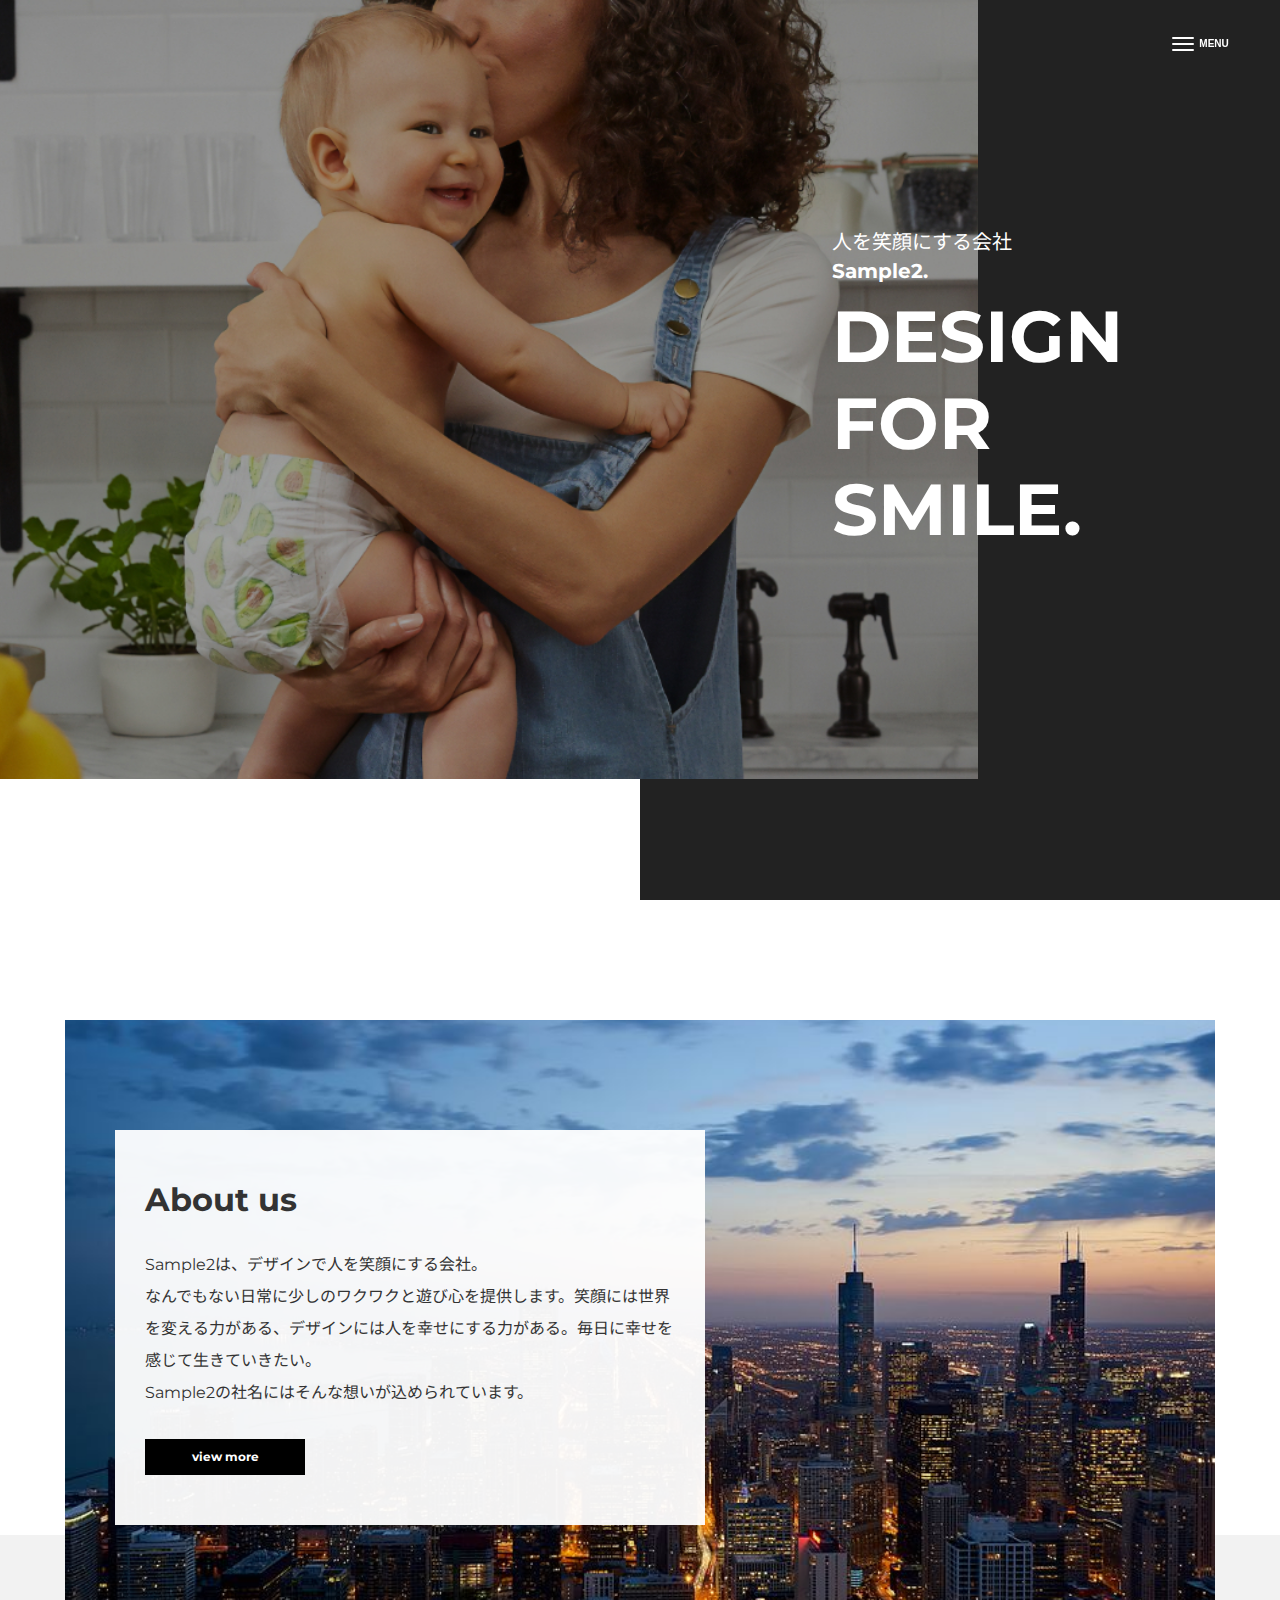
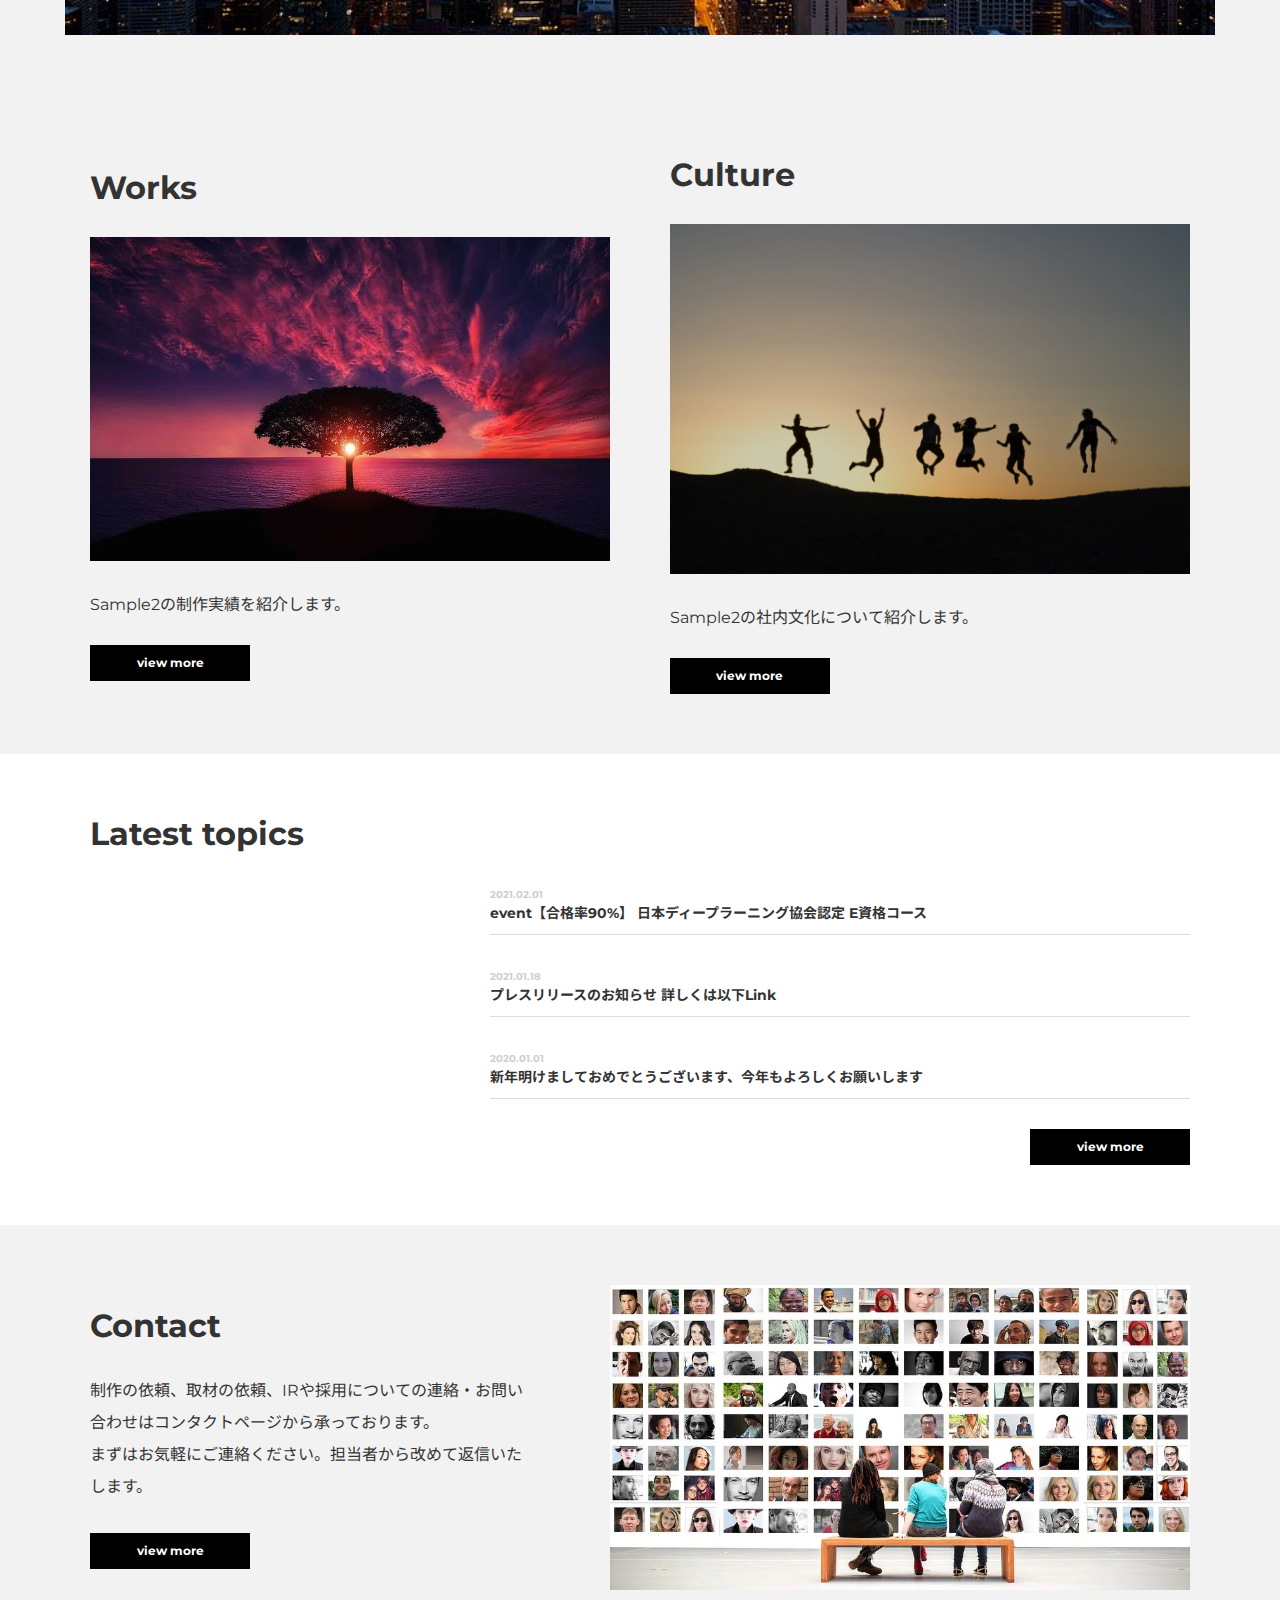
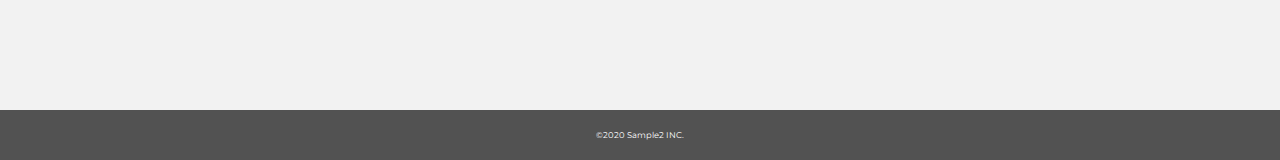
<file: index.html>
<!DOCTYPE html>
<html lang="ja">

<head>
  <meta charset="UTF-8">
  <meta name="viewport" content="width=device-width, initial-scale=1.0">
  <meta http-equiv="X-UA-Compatible" content="ie=edge">
  <title>Sample2 inc. | TOP</title>
  <link rel="stylesheet" href="./css/reset.css">
  <link href="https://fonts.googleapis.com/css?family=Montserrat:400,700|Noto+Sans+JP:400,700&display=swap" rel="stylesheet">
  <link rel="stylesheet" href="./css/style.css">
</head>

<body>
  <!-- header -->
  <header class="header flex-box">
    <nav class="header-nav">
      <ul class="nav-list">
        <li class="nav-item"><a href="./index.html">sample2</a></li>
        <li class="nav-item"><a href="./about/index.html">About us</a></li>
        <li class="nav-item"><a href="#!">Works</a></li>
        <li class="nav-item"><a href="#!">Culture</a></li>
        <li class="nav-item"><a href="./contact/index.html">Contact</a></li>
      </ul>
    </nav>
    <button class="burger-btn">
      <span class="bars">
        <span class="bar bar_top"></span>
        <span class="bar bar_mid"></span>
        <span class="bar bar_bottom"></span>
      </span>
      <span class="menu">menu</span>
    </button>
    <span class="burger-musk"></span>
  </header>
  <!-- //header -->

  <!-- main -->
  <main>
    <!-- fv -->
    <div class="fv">
      <div class="kv-wrapper">
        <div class="copy-wrapper">
          <p class="copy_jp">人を笑顔にする会社</p>
          <p class="copy_company">Sample2.</p>
          <p class="main-copy">
            Design<br>
            for<br>
            smile.
          </p>
        </div>
      </div>
    </div>
    <!-- //fv -->

    <!-- about -->
    <section class="section-wrapper">
      <div class="content-wrapper about-bg">
        <div class="about-content">
          <h2 class="section-title">About us</h2>
          <p class="section-text lines">
            Sample2は、デザインで人を笑顔にする会社。<br>
            なんでもない日常に少しのワクワクと遊び心を提供します。笑顔には世界を変える力がある、デザインには人を幸せにする力がある。毎日に幸せを感じて生きていきたい。<br>
            Sample2の社名にはそんな想いが込められています。
          </p>
          <a href="./about/" class="link-btn">view more</a>
        </div>
      </div>
    </section>
    <!-- //about -->

    <div class="gray-bg l-section-wrapper">
      <div class="flex-box l-content-wrapper">
      <!-- Works -->
        <section class="s-section-wrapper">
          <div class="s-content-wrapper">
            <h2 class="section-title">Works</h2>
            <div class="section-img-wrapper"><img src="./images/works-img.jpg" alt="黒と白の椅子や机が並んでいるテラスの写真"></div>
            <p>Sample2の制作実績を紹介します。</p>
            <a href="#!" class="link-btn">view more</a>
          </div>
        </section class="section-wrapper">
        <!-- //Works -->

        <!-- Clture -->
        <section class="s-section-wrapper">
          <div class="s-content-wrapper">
            <h2 class="section-title">Culture</h2>
            <div class="section-img-wrapper"><img src="./images/culture-img.jpg" alt="夕焼けをバックに飛び跳ねる6人の人物のシルエット"></div>
            <p>Sample2の社内文化について紹介します。</p>
            <a href="#!" class="link-btn">view more</a>
          </div>
        </section>
        <!-- //Clture -->
      </div>
    </div>

    <!-- topics -->
    <section class="section-wrapper">
      <div class="content-wrapper">
        <h2 class="section-title">Latest topics</h2>
        <ul class="topics-list ml-auto">
          <li class="topics-item">
            <a href="#!">
              <time class="topics-date">2021.02.01</time>
              <h3 class="topics-title">event【合格率90%】 日本ディープラーニング協会認定 E資格コース </h3>
           </a>
          </li class="topics-item">
          <li class="topics-item">
            <a href="#!">
              <time class="topics-date">2021.01.18</time>
              <h3 class="topics-title">プレスリリースのお知らせ 詳しくは以下Link</h3>
           </a>
          </li>
          <li class="topics-item">
            <a href="#!">
              <time class="topics-date">2020.01.01</time>
              <h3 class="topics-title">新年明けましておめでとうございます、今年もよろしくお願いします</h3>
           </a>
          </li>
        </ul>
        <a href="#!" class="link-btn ml-auto">view more</a>
      </div>
    </section>
    <!-- //topics -->

    <!-- Contact -->
    <section class="section-wrapper gray-bg">
      <div class="content-wrapper flex-box">
        <div class="contact-content">
          <h2 class="section-title">Contact</h2>
          <p class="contact-text lines">
            制作の依頼、取材の依頼、IRや採用についての連絡・お問い合わせはコンタクトページから承っております。<br>
            まずはお気軽にご連絡ください。担当者から改めて返信いたします。
          </p>
          <a href="./contact/index.html" class="link-btn">view more</a>
        </div>
        <div class="contact-img-wrapper"><img src="./images/contact-img.jpg" alt="屋外での集合写真"></div>
      </div>
    </section>
    <!-- //Contact -->

  </main>
  <!-- //main -->

  <!-- footer -->
  <footer class="footer">
    <small>&copy;2020 Sample2 INC.</small>
  </footer>
  <!-- //footer -->
  <script src="https://ajax.googleapis.com/ajax/libs/jquery/3.4.1/jquery.min.js"></script>
  <script src="./js/script.js"></script>
</body>
</html>
</file>
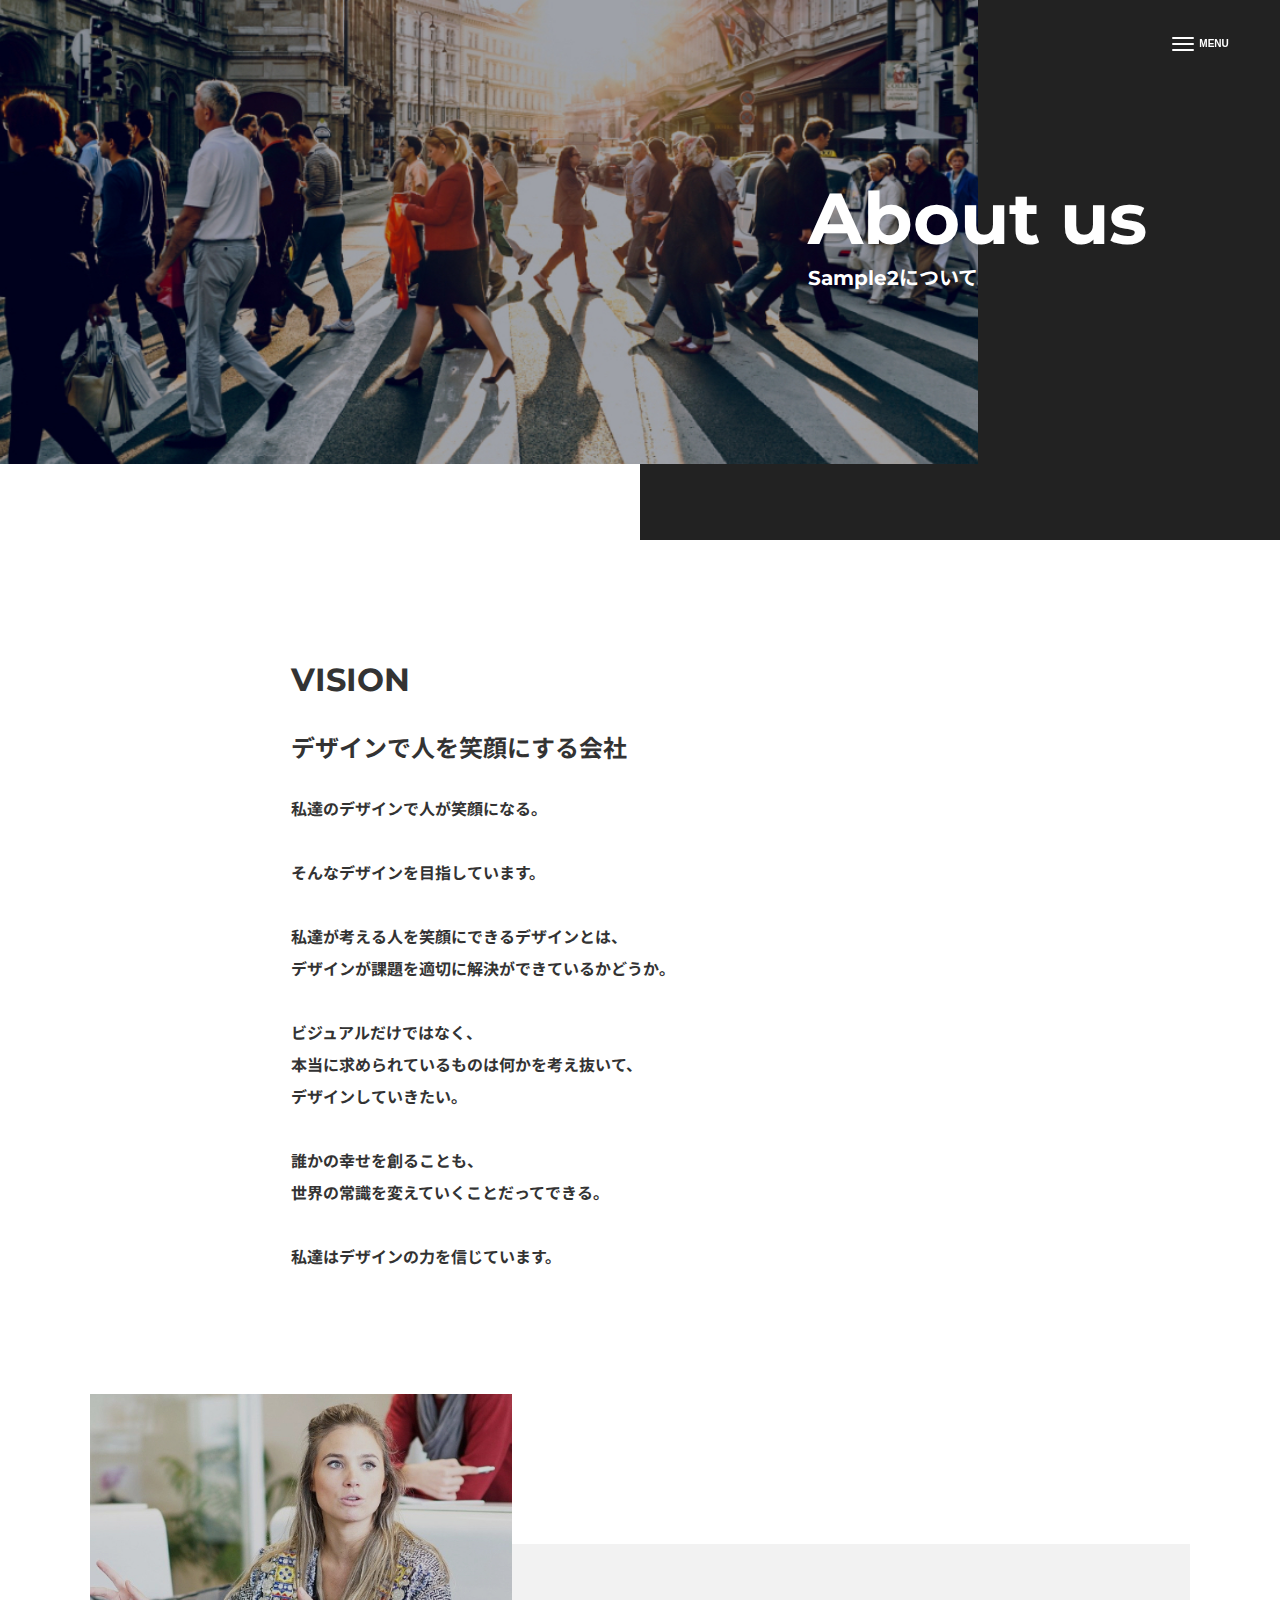
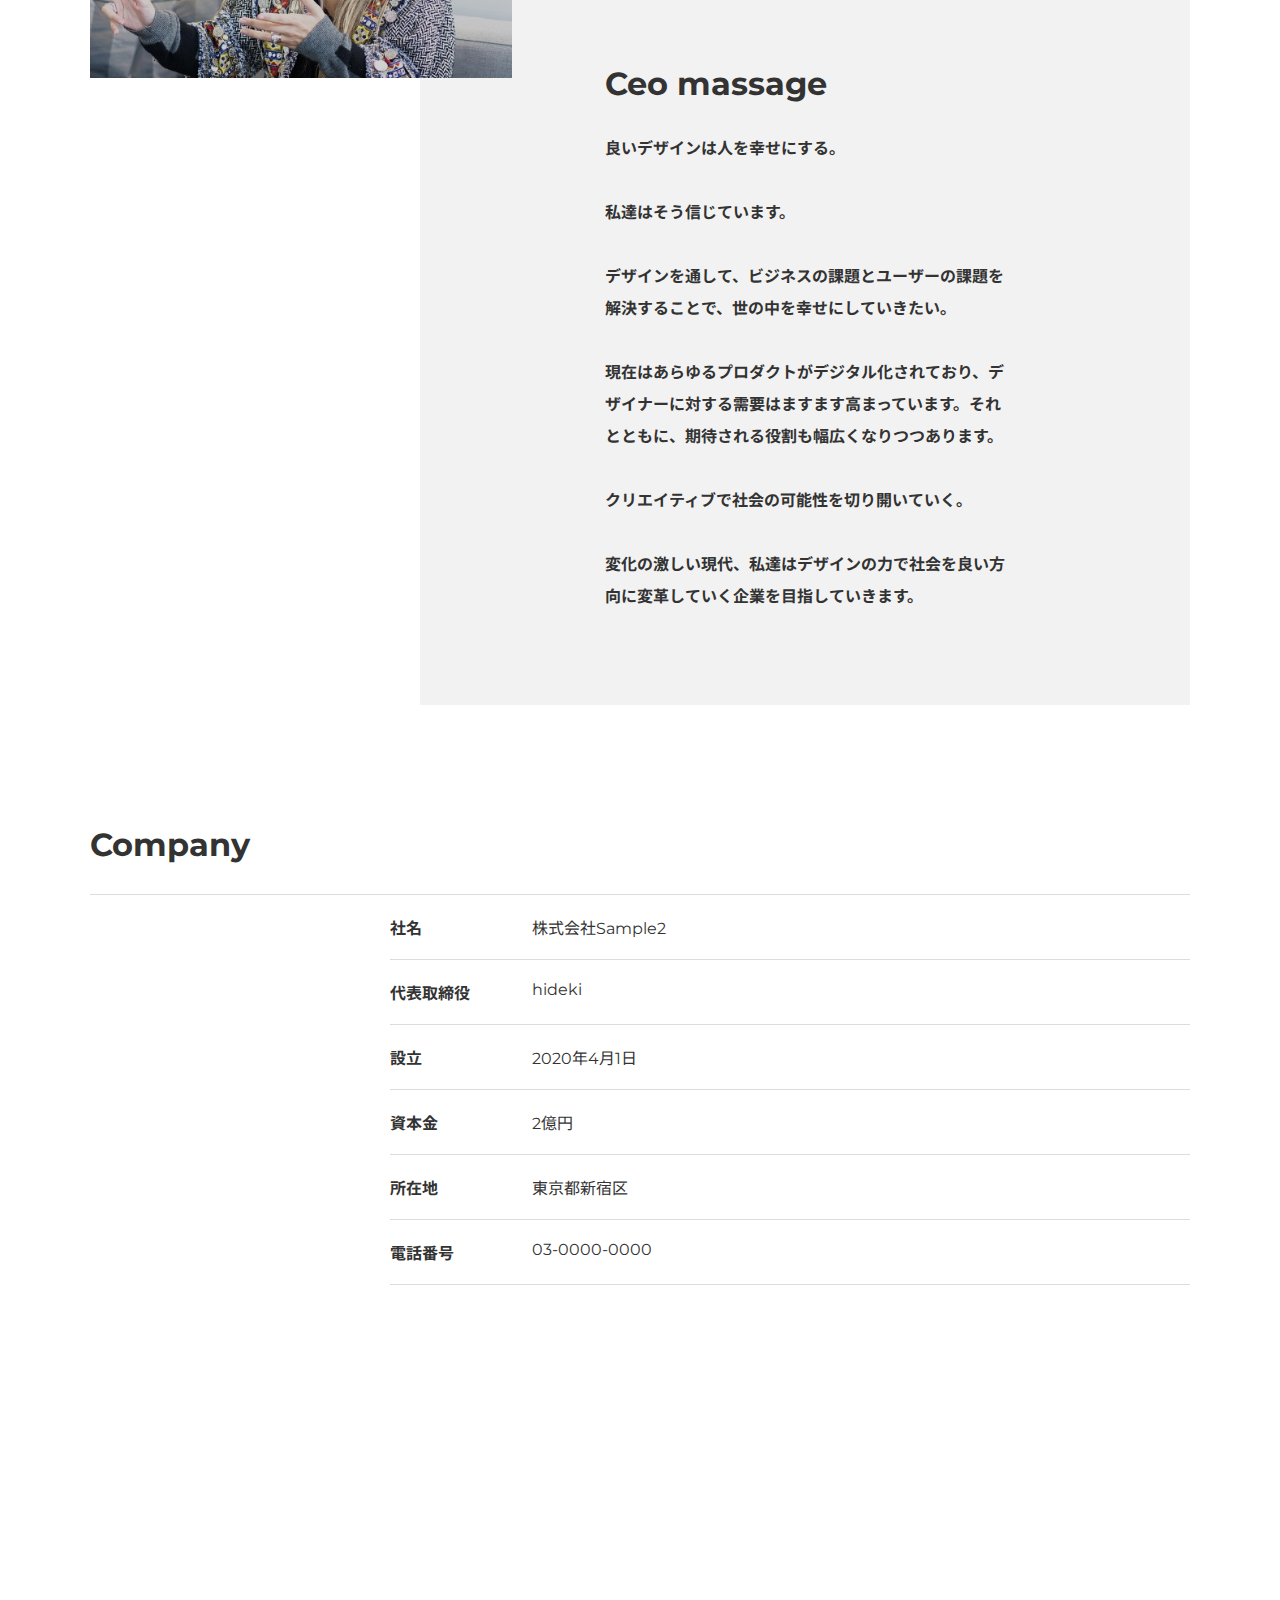
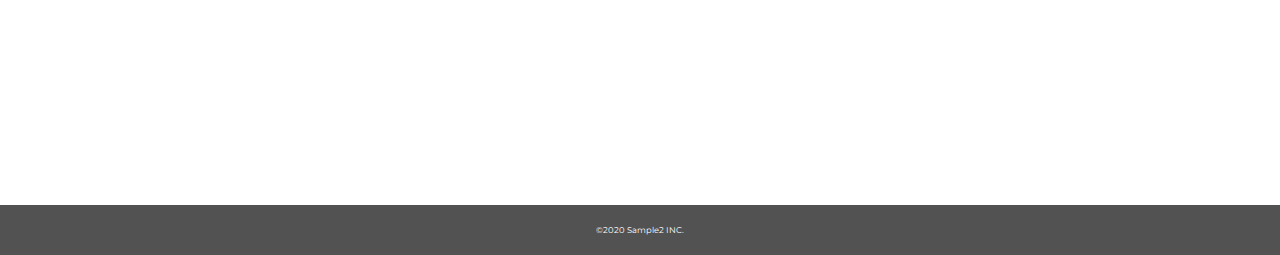
<file: about/index.html>
<!DOCTYPE html>
<html lang="ja">
<head>
  <meta charset="UTF-8">
  <meta name="viewport" content="width=device-width, initial-scale=1.0">
  <meta http-equiv="X-UA-Compatible" content="ie=edge">
  <title>Sample2 inc. | about</title>
  <link rel="stylesheet" href="../css/reset.css">
  <link href="https://fonts.googleapis.com/css?family=Montserrat:400,700|Noto+Sans+JP:400,700&display=swap" rel="stylesheet">
  <link rel="stylesheet" href="../css/about.css">
</head>
<body>
  <!-- header -->
  <header class="header flex-box">
    <nav class="header-nav">
      <ul class="nav-list">
        <li class="nav-item"><a href="../index.html"><img src="../images/simbol-logo.svg" alt="sample2."></a></li>
        <li class="nav-item"><a href="./index.html">About us</a></li>
        <li class="nav-item"><a href="#!">Works</a></li>
        <li class="nav-item"><a href="#!">Culture</a></li>
        <li class="nav-item"><a href="../contact/index.html">Contact</a></li>
      </ul>
    </nav>
    <button class="burger-btn">
      <span class="bars">
        <span class="bar bar_top"></span>
        <span class="bar bar_mid"></span>
        <span class="bar bar_bottom"></span>
      </span>
      <span class="menu">menu</span>
    </button>
    <span class="burger-musk"></span>
  </header>
  <!-- //header -->

  <!-- main -->
  <main>
    <!-- fv -->
    <div class="fv">
      <div class="kv-wrapper">
        <h1 class="page-title">
          About us
          <span>Sample2について</span>
        </h1>
        </div>
      </div>
    </div>
    <!-- //fv -->

    <!-- vision -->
    <section class="section-wrapper">
      <div class="content-wrapper">
        <div class="vision-wrapper">
          <h2 class="section-title">VISION</h2>
          <p class="vision">デザインで人を笑顔にする会社</p>
          <p class="vision-text lines">
            私達のデザインで人が笑顔になる。<br><br>

            そんなデザインを目指しています。<br><br>
            私達が考える人を笑顔にできるデザインとは、<br>
            デザインが課題を適切に解決ができているかどうか。<br><br>
            ビジュアルだけではなく、<br>
            本当に求められているものは何かを考え抜いて、<br>
            デザインしていきたい。<br><br>
            誰かの幸せを創ることも、<br>
            世界の常識を変えていくことだってできる。<br><br>
            私達はデザインの力を信じています。
          </p>
        </div>
      </div>
    </section>
    <!-- //vision -->

    <!-- ceo message -->
    <section class="section-wrapper">
      <div class="content-wrapper relative">
        <div class="vision-content gray-bg">
          <div class="vision-content-inner">
            <h2 class="section-title">Ceo massage</h2>
            <p class="ceo-message lines">
              良いデザインは人を幸せにする。<br><br>

              私達はそう信じています。<br><br>

              デザインを通して、ビジネスの課題とユーザーの課題を解決することで、世の中を幸せにしていきたい。<br><br>

              現在はあらゆるプロダクトがデジタル化されており、デザイナーに対する需要はますます高まっています。それとともに、期待される役割も幅広くなりつつあります。<br><br>

              クリエイティブで社会の可能性を切り開いていく。<br><br>

              変化の激しい現代、私達はデザインの力で社会を良い方向に変革していく企業を目指していきます。<br><br>
            </p>
          </div>
          <div class="ceo-img-wrapper"><img src="../images/ceo-img.jpg" alt=""></div>
        </div>
      </div>
    </section>
    <!-- //ceo message -->

    <!-- company -->
    <section class="section-wrapper">
      <div class="content-wrapper">
        <h2 class="section-title">Company</h2>
        <dl class="company-info-list">
          <div>
            <dt class="company-info-title">社名</dt>
            <dd class="company-info-detail">株式会社Sample2</dd>
          </div>
          <div>
            <dt class="company-info-title">代表取締役</dt>
            <dd class="company-info-detail">hideki</dd>
          </div>
          <div>
            <dt class="company-info-title">設立</dt>
            <dd class="company-info-detail">2020年4月1日</dd>
          </div>
          <div>
            <dt class="company-info-title">資本金</dt>
            <dd class="company-info-detail">2億円</dd>
          </div>
          <div>
            <dt class="company-info-title">所在地</dt>
            <dd class="company-info-detail">東京都新宿区</dd>
          </div>
          <div>
            <dt class="company-info-title">電話番号</dt>
            <dd class="company-info-detail">03-0000-0000</dd>
          </div>
        </dl>
        <div class="maps-outer">
          <iframe src="https://www.google.com/maps/embed?pb=!1m14!1m12!1m3!1d51840.012959975305!2d139.6741808742957!3d35.70159767986079!2m3!1f0!2f0!3f0!3m2!1i1024!2i768!4f13.1!5e0!3m2!1sja!2sjp!4v1579314444156!5m2!1sja!2sjp" width="600" height="450" frameborder="0" style="border:0;" allowfullscreen=""></iframe>
        </div>
      </div>
    </section>
    <!-- //company -->
  </main>
  <!-- //main -->

  <!-- footer -->
  <footer class="footer">
    <small>&copy;2020 Sample2 INC.</small>
  </footer>
  <!-- //footer -->
  <script src="https://ajax.googleapis.com/ajax/libs/jquery/3.4.1/jquery.min.js"></script>
  <script src="../js/script.js"></script>
</body>
</html>
</file>
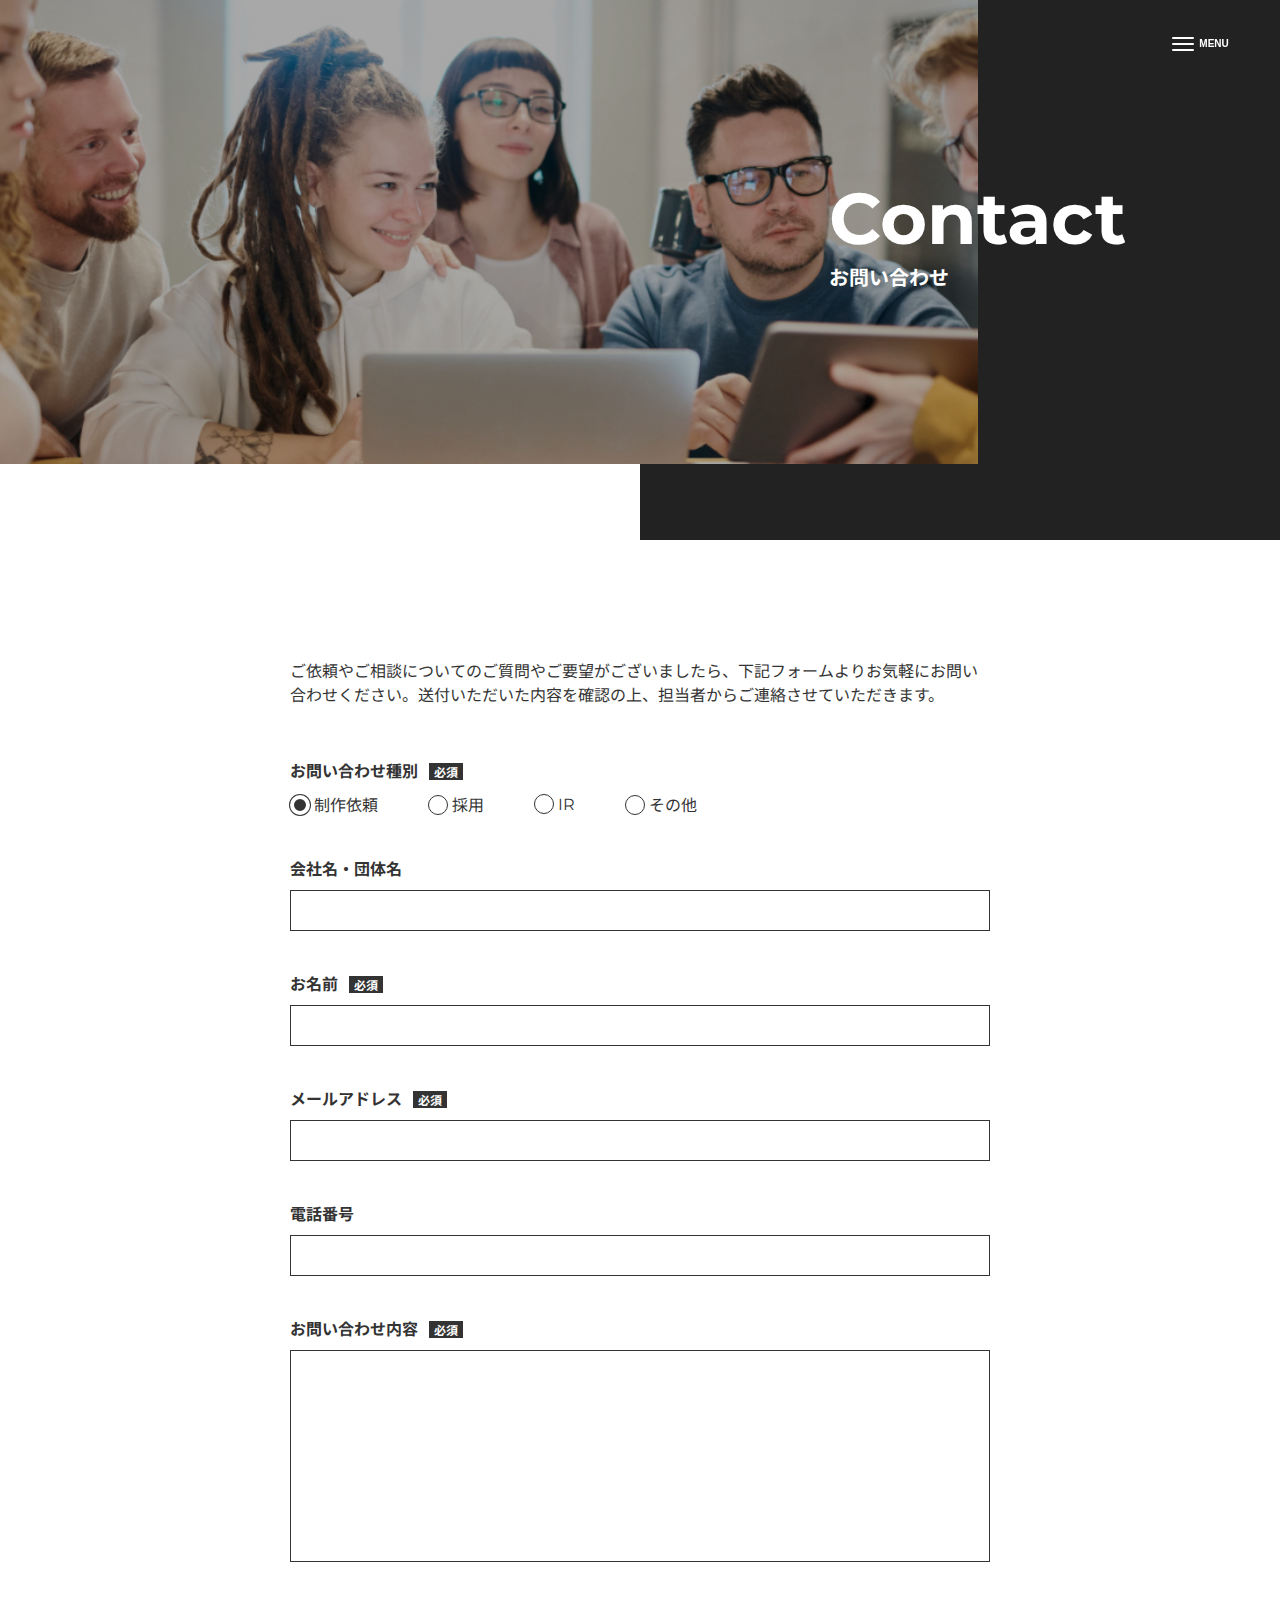
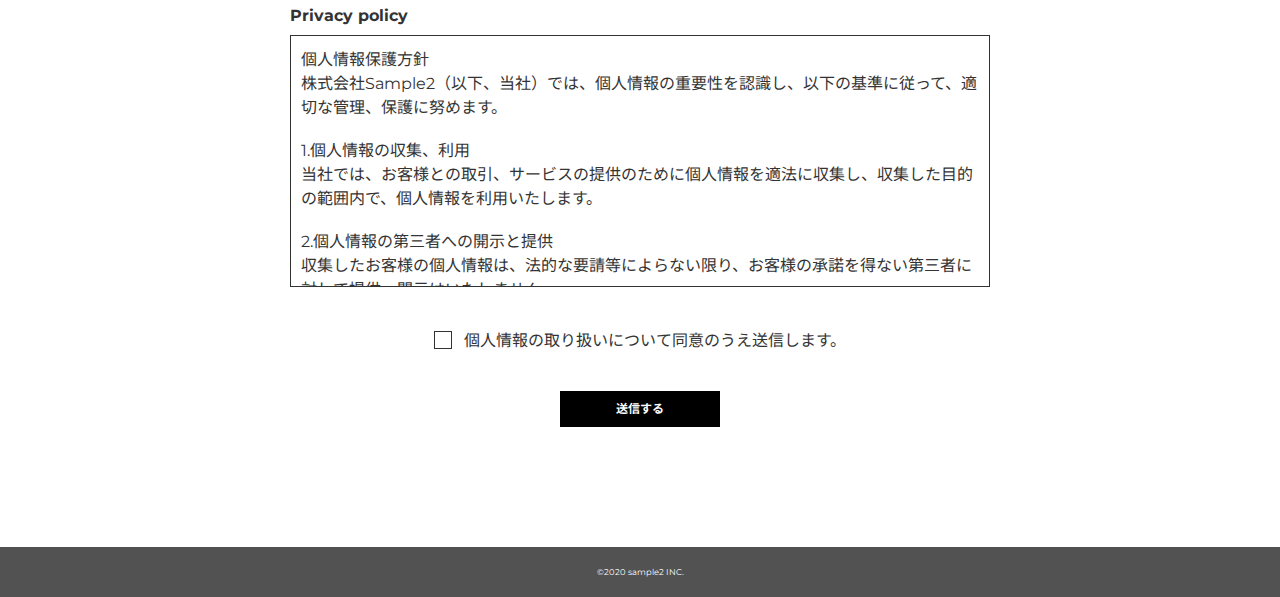
<file: contact/index.html>
<!DOCTYPE html>
<html lang="ja">
<head>
  <meta charset="UTF-8">
  <meta name="viewport" content="width=device-width, initial-scale=1.0">
  <meta http-equiv="X-UA-Compatible" content="ie=edge">
  <title>Sample inc. | contact</title>
  <link rel="stylesheet" href="../css/reset.css">
  <link href="https://fonts.googleapis.com/css?family=Montserrat:400,700|Noto+Sans+JP:400,700&display=swap" rel="stylesheet">
  <link rel="stylesheet" href="../css/contact.css">
</head>
<body>
  <!-- header -->
  <header class="header flex-box">
    <nav class="header-nav">
      <ul class="nav-list">
        <li class="nav-item"><a href="../index.html"><img src="../images/simbol-logo.svg" alt="sample2."></a></li>
        <li class="nav-item"><a href="../about/index.html">About us</a></li>
        <li class="nav-item"><a href="#!">Works</a></li>
        <li class="nav-item"><a href="#!">Culture</a></li>
        <li class="nav-item"><a href="./index.html">Contact</a></li>
      </ul>
    </nav>
    <button class="burger-btn">
      <span class="bars">
        <span class="bar bar_top"></span>
        <span class="bar bar_mid"></span>
        <span class="bar bar_bottom"></span>
      </span>
      <span class="menu">menu</span>
    </button>
    <span class="burger-musk"></span>
  </header>
  <!-- //header -->

  <!-- main -->
  <main>
    <!-- fv -->
    <div class="fv">
      <div class="kv-wrapper">
        <h1 class="page-title">
          Contact
          <span>お問い合わせ</span>
        </h1>
        </div>
      </div>
    </div>
    <!-- //fv -->

    <!-- contact -->
    <div class="contact-wrapper">
      <div class="contact-inner">
        <p class="contact-lead lines">
          ご依頼やご相談についてのご質問やご要望がございましたら、下記フォームよりお気軽にお問い合わせください。送付いただいた内容を確認の上、担当者からご連絡させていただきます。
        </p>
        <form action="">
          <ul class="form-list">
            <li class="form-item">
              <div class="form-item-title">
                お問い合わせ種別
                <span class="required">必須</span>
              </div>
              <ul class="inquiry-type-list">
                <li class="inquiry-type-item">
                  <input type="radio" class="radio-btn" name="inquiry-type" id="request" checked>
                  <label for="request">制作依頼</label>
                </li>
                <li class="inquiry-type-item">
                  <input type="radio" class="radio-btn" name="inquiry-type" id="recruit">
                  <label for="recruit">採用</label>
                </li>
                <li class="inquiry-type-item">
                  <input type="radio" class="radio-btn" name="inquiry-type" id="ir">
                  <label for="ir">IR</label>
                </li>
                <li class=inquiry-type-item>
                  <input type="radio" class="radio-btn" name="inquiry-type" id="other">
                  <label for="other">その他</label>
                </li>
              </ul>
            </li>
            <li class="form-item">
              <div class="form-item-title">
                <label for="company-name">会社名・団体名</label>
              </div>
              <input type="text" class="text-box" id="company-name">
            </li>
            <li class="form-item">
              <div class="form-item-title">
                <label for="name">お名前</label>
                <span class="required">必須</span>
              </div>
              <input type="text" class="text-box" id="name">
            </li>
            <li class="form-item">
              <div class="form-item-title">
                <label for="email">メールアドレス</label>
                <span class="required">必須</span>
              </div>
              <input type="text" class="text-box" id="email">
            </li>
            <li class="form-item">
              <div class="form-item-title">
                <label for="tel">電話番号</label>
              </div>
              <input type="text" class="text-box" id="tel">
            </li>
            <li class="form-item">
              <div class="form-item-title">
                <label for="detail">お問い合わせ内容</label>
                <span class="required">必須</span>
              </div>
              <textarea name="" id="" cols="30" rows="10" id="detail" class="textarea"></textarea>
            </li>
          </ul>
          <p class="privacy-policy-title">Privacy policy</p>
          <div class="privacy-policy-wrapper">
            <p class="privacy-policy-detail">
              個人情報保護方針<br>
              株式会社Sample2（以下、当社）では、個人情報の重要性を認識し、以下の基準に従って、適切な管理、保護に努めます。<br><br>

              1.個人情報の収集、利用<br>
              当社では、お客様との取引、サービスの提供のために個人情報を適法に収集し、収集した目的の範囲内で、個人情報を利用いたします。<br><br>

              2.個人情報の第三者への開示と提供<br>
              収集したお客様の個人情報は、法的な要請等によらない限り、お客様の承諾を得ない第三者に対して提供・開示はいたしません。<br>
              業務の都合上、業務委託先に個人情報を提供する場合は、機密保持契約等によって業務委託先に個人情報保護を義務付けるとともに、業務委託先が適切に個人情報を取り扱うように管理いたします。<br><br>

              3.個人情報の保護<br>
              当社では、個人情報の紛失、破壊、改ざん、不正アクセス、および漏えい等を防止するため、適切な対策を行います。<br><br>

              4.法令および関連規範の遵守<br>
              当社は、個人情報の取り扱いに関して、個人情報保護法をはじめとする個人情報に関する法令および関連する規範を遵守します。<br><br>

              5.個人情報の開示・訂正・削除<br>
              当社では、個人情報の開示・訂正・削除等の依頼があった場合、情報提供者本人であることを確認の上、すみやかに対応いたします。<br><br>

              法令や当社方針により、プライバシー・ポリシーを予告なく改訂することがあります。<br><br>

              お問い合わせ窓口<br>
              当社の個人情報の取扱いに関するお問い合わせは下記までご連絡お願いいたします。<br>
              株式会社ファイアープレイス<br>
              044-589-4333<br><br>
            </p>
          </div>
          <p class="confirm">
            <input type="checkbox" class="checkbox" id="check">
            <label for="check">個人情報の取り扱いについて同意のうえ送信します。</label>
          </p>
          <div class="btn-wrapper">
            <input type="submit" value="送信する" class="submit-btn">
          </div>
        </form>
      </div>
    </div>
    <!-- //contact -->
  </main>
  <!-- //main -->

  <!-- footer -->
  <footer class="footer">
    <small>&copy;2020 sample2 INC.</small>
  </footer>
  <!-- //footer -->
  <script src="https://ajax.googleapis.com/ajax/libs/jquery/3.4.1/jquery.min.js"></script>
  <script src="../js/script.js"></script>
</body>
</html>
</file>
<file: css/style.css>
/* ----------------------- */
/* base
/* ----------------------- */

html{
  font-size: 62.5%;
}
body{
  font-size: 1.6rem;
  font-family: 'Montserrat', 'Noto Sans JP', sans-serif;
  color: #333;
}
img,svg{
  width: 100%;
  vertical-align: bottom;
}
a{
  text-decoration: none;
  display: inline-block;
}
a:hover{
  opacity: .7;
  transition: .3s;
}
button{
  background-color: transparent;
  border: none;
  cursor: pointer;
  outline: none;
  padding: 0;
  appearance: none;
}


.section-wrapper{
  padding: 60px 0;
}
.flex-box{
  display: flex;
  justify-content: space-between;
  align-items: center;
}
.content-wrapper{
  max-width: 1100px;
  padding: 0 30px;
  margin: 0 auto;
}
.section-title{
  font-size: 3.2rem;
  font-weight: bold;
  margin-bottom: 30px;
}
.link-btn{
  color: #fff;
  background-color: #000;
  width: 160px;
  line-height: 36px;
  font-size: 1.2rem;
  display: block;
  text-align: center;
  font-weight: bold;
  margin-top: 30px;
}
.gray-bg{
  background-color: #f2f2f2;
}
.lines{
  line-height: 2;
}

/* ----------------------- */
/* header
/* ----------------------- */
/*.site-title{
  width: 260px;
  position: fixed;
  top: 38px;
  left: 4vw;
  z-index: 1;
}
.site-title.black svg path{
  fill: #333;
  transition: fill .3s;
}*/
.header-nav{
  font-weight: bold;
  font-size: 2rem;
  position: fixed;
  top: 0;
  right: 0;
  height: 100vh;
  width: 36.1vw;
  text-align: center;
  padding: 120px 0 0;
  background-color:rgba(34,34,34,.95);
  z-index: 2;
  transform: translateX(100%);
  opacity: 0;
  transition: transform .3s,opacity .3s;
}
.nav-item{
  margin-bottom: 30px;
}
.nav-item:first-of-type{
  margin-bottom: 40px;
}
.nav-item:last-of-type{
  margin-bottom: 0;
}
.header-nav a{
  color: #fff;
}

/* ハンバーガーボタン（メニューが開いていないとき） */
.burger-btn{
  display: flex;
  align-items: center;
  position: fixed;
  top: 38px;
  right: 4vw;
  z-index: 3;
}
.bar{
  display: block;
  background-color: #fff;
  height: 2px;
  width: 22px;
  border-radius: 1px;
}
.bar_top{
  transform: translateY(-4px);
  transition: transform .3s;
}
.bar_bottom{
  transform: translateY(4px);
  transition: transform .3s;
}

.menu{
  display: block;
  font-size: 1rem;
  text-transform: uppercase;
  color: #fff;
  font-weight: bold;
  margin-left: 5px;
}

/* ハンバーガーボタン（メニューが開いたとき） */
.bar.cross.bar_top{
  transform: translateY(2px)rotate(30deg);
  transition: transform .3s;
}
.bar.cross.bar_mid{
  opacity: 0;
  transition: opacity .3s;
}
.bar.cross.bar_bottom{
  transform: translateY(-2px)rotate(-30deg);
  transition: transform .3s;
}

/* ハンバーガーメニューが開いたとき */
body.noscroll{
  overflow: hidden;
}
.header-nav.open{
  transform: translateX(0);
  opacity: 1;
  transition: transform .3s,opacity .3s;
}
.burger-musk{
  display: none;
  height: 100vh;
  width: 100vw;
  position: fixed;
  top: 0;
  left: 0;
  background-color:rgba(0,0,0,.5);
  z-index: 1;
}

.burger-btn.black .bar{
  background-color: #333;
  transition: background-color .3s;
}
.burger-btn.black .menu{
  color: #333;
  transition: color .3s;
}

/* ----------------------- */
/* key visual
/* ----------------------- */
.fv{
  height: 100vh;
}
.fv::after{
  content: "";
  display: block;
  position: absolute;
  top: 0;
  right: 0;
  background-color: #222;
  width: 50%;
  height: 100%;
  z-index: -1;
}
.kv-wrapper{
  height: 86.5%;
  width: 76.4%;
  background-image: url(../images/kv-img.jpg);
  background-size: cover;
  background-position: center 0;
  position: relative;
}
.copy-wrapper{
  position: absolute;
  top: 50%;
  right: 0;
  transform: translate(50%,-50%);
  color: #fff;
}
.copy_jp{
  font-size: 2rem;
  margin-bottom: 4px;
}
.copy_company{
  font-size: 2rem;
  margin-bottom: 10px;
  font-weight: bold;
}
.main-copy{
  font-size: 7.2rem;
  line-height: 1.2;
  font-weight: bold;
  text-transform: uppercase;
}


/* ----------------------- */
/* section_about
/* ----------------------- */
.section-wrapper:first-of-type{
  padding-top: 120px;
  position: relative;
}
.section-wrapper:first-of-type::after{
  content: "";
  width: 100vw;
  height: 160px;
  display: block;
  background-color: #f2f2f2;
  position: absolute;
  bottom: 0;
  z-index: -1;
  
}
.about-bg{
  background-image: url(../images/about-img.jpg);
  background-size: cover;
  background-repeat: no-repeat;
  background-position: center;
  padding: 110px 0 110px 50px;
}
.about-content{
  max-width: 590px;
  padding: 50px 30px;
  box-sizing: border-box;
  background-color:rgba(255,255,255,.95);
}

/* ----------------------- */
/* section_works
/* ----------------------- */
.l-section-wrapper{
  padding: 60px 0;
}
.l-content-wrapper{
  max-width: 1100px;
  padding: 0 30px;
  margin: 0 auto;
}
.s-section-wrapper{
  width: 47.3%;
}
.section-img-wrapper{
  margin-bottom: 30px;
}

/* ----------------------- */
/* section_topics
/* ----------------------- */
.topics-list{
  max-width: 700px;
}
.topics-item{
  padding-bottom: 12px;
  border-bottom: 1px solid #ddd;
  margin-bottom: 30px;
}
.topics-date{
  color: #cecece;
  font-size: 1rem;
  font-weight: bold;
}
.topics-title{
  color: #333;
  font-size: 1.4rem;
  font-weight: bold;
}
.ml-auto{
  margin-left: auto;
}

/* ----------------------- */
/* section_contact
/* ----------------------- */
.section-wrapper:last-of-type{
  padding-bottom: 120px;
}
.contact-content{
  width: 40%;
}
.contact-img-wrapper{
  width: 52.7%;
}

/* ----------------------- */
/* footer
/* ----------------------- */
.footer{
  line-height: 50px;
  background-color: #525252;
  text-align: center;
  color: #fff;
  font-size: 1rem;
}

/* ↓SP版の記述 */
@media screen and (max-width: 768px){
/* ----------------------- */
/* base_sp
/* ----------------------- */
body{
  font-size: 1.4rem;
}
.section-wrapper{
  padding: 40px 0;
}

/* ----------------------- */
/* header_sp
/* ----------------------- */
/*.site-title{
  width: 180px;
  top: 21px;
}*/
.burger-btn{
  top: 28px;
}
.header-nav{
  width: 67.7vw;
}

/* ----------------------- */
/* fv_sp
/* ----------------------- */
.copy-wrapper{
  right: -15%;
  transform: translate(0,-50%);
}
.copy_jp{
  font-size: 1.6rem;
}
.copy_company{
  font-size: 1.6rem;
}
.main-copy{
  font-size: 5.4rem;
}



/* ----------------------- */
/* section_about_sp
/* ----------------------- */
.section-wrapper:first-of-type{
  padding: 80px 0 4vw;
}
.content-wrapper.about-bg{
  padding: 50px 4vw;
}
.about-content{
  margin: 0 auto;
}



/* ----------------------- */
/* section_works_sp
/* ----------------------- */
.l-section-wrapper{
  padding: 40px 0;
}
.l-content-wrapper{
  flex-direction: column;
  align-items: flex-start;
  padding: 0 4vw;
}
.s-section-wrapper{
  width: 520px;
  max-width: 100%;
}
.s-section-wrapper:first-of-type{
  margin-bottom: 80px;
}

/* ----------------------- */
/* section_topics_sp
/* ----------------------- */
.topics-title{
  font-size: 1.2rem;
}
.topics-item{
  margin-bottom: 20px;
}
.ml-auto{
  margin-left: 0;
}

/* ----------------------- */
/* section_contact_sp
/* ----------------------- */
.content-wrapper{
  flex-direction: column-reverse;
  align-items: flex-start;
  padding: 0 4vw;
}
.contact-content{
  width: 440px;
  max-width: 100%;
  margin-top: 30px;
}
.contact-img-wrapper{
  width: 520px;
  max-width: 100%;
}
.section-wrapper:last-of-type{
  padding-bottom: 80px;
}


}
</file>
<file: css/about.css>
/* ----------------------- */
/* base
/* ----------------------- */

html{
  font-size: 62.5%;
}
body{
  font-size: 1.6rem;
  font-family: 'Montserrat', 'Noto Sans JP', sans-serif;
  color: #333;
}
img,svg{
  width: 100%;
  vertical-align: bottom;
}
a{
  text-decoration: none;
  display: inline-block;
}
a:hover{
  opacity: .7;
  transition: .3s;
}
button{
  background-color: transparent;
  border: none;
  cursor: pointer;
  outline: none;
  padding: 0;
  appearance: none;
}
.section-wrapper{
  padding: 60px 0;
}
.flex-box{
  display: flex;
  justify-content: space-between;
  align-items: center;
}
.content-wrapper{
  max-width: 1100px;
  padding: 0 30px;
  margin: 0 auto;
}
.section-title{
  font-size: 3.2rem;
  font-weight: bold;
  margin-bottom: 30px;
}
.link-btn{
  color: #fff;
  background-color: #000;
  width: 160px;
  line-height: 36px;
  font-size: 1.2rem;
  display: block;
  text-align: center;
  font-weight: bold;
  margin-top: 30px;
}
.gray-bg{
  background-color: #f2f2f2;
}
.lines{
  line-height: 2;
}
/* ----------------------- */
/* header
/* ----------------------- */
/*.site-title{
  width: 260px;
  position: fixed;
  top: 38px;
  left: 4vw;
  z-index: 1;
}*/
/*.site-title.black svg path{
  fill: #333;
  transition: fill .3s;
}*/
.header-nav{
  /* display: none; */
  font-weight: bold;
  font-size: 2rem;
  position: fixed;
  top: 0;
  right: 0;
  height: 100vh;
  width: 36.1vw;
  text-align: center;
  padding: 120px 0 0;
  background-color:rgba(34,34,34,.95);
  z-index: 2;
  transform: translateX(100%);
  opacity: 0;
  transition: transform .3s,opacity .3s;
}
.nav-item{
  margin-bottom: 30px;
}
.nav-item:first-of-type{
  margin-bottom: 40px;
}
.nav-item:last-of-type{
  margin-bottom: 0;
}
.header-nav a{
  color: #fff;
}

/* ハンバーガーボタン（メニューが開いていないとき） */
.burger-btn{
  display: flex;
  align-items: center;
  position: fixed;
  top: 38px;
  right: 4vw;
  z-index: 3;
}
.bar{
  display: block;
  background-color: #fff;
  height: 2px;
  width: 22px;
  border-radius: 1px;
}
.bar_top{
  transform: translateY(-4px);
  transition: transform .3s;
}
.bar_bottom{
  transform: translateY(4px);
  transition: transform .3s;
}
.menu{
  display: block;
  font-size: 1rem;
  text-transform: uppercase;
  color: #fff;
  font-weight: bold;
  margin-left: 5px;
}

/* ハンバーガーボタン（メニューが開いたとき） */
.bar.cross.bar_top{
  transform: translateY(2px)rotate(30deg);
  transition: transform .3s;
}
.bar.cross.bar_mid{
  opacity: 0;
  transition: opacity .3s;
}
.bar.cross.bar_bottom{
  transform: translateY(-2px)rotate(-30deg);
  transition: transform .3s;
}

/* ハンバーガーメニューが開いたとき */
body.noscroll{
  overflow: hidden;
}
.header-nav.open{
  transform: translateX(0);
  opacity: 1;
  transition: transform .3s,opacity .3s;
}
.burger-musk{
  display: none;
  height: 100vh;
  width: 100vw;
  position: fixed;
  top: 0;
  left: 0;
  background-color:rgba(0,0,0,.5);
  z-index: 1;
}

.burger-btn.black .bar{
  background-color: #333;
  transition: background-color .3s;
}
.burger-btn.black .menu{
  color: #333;
  transition: color .3s;
}

/* ----------------------- */
/* key visual
/* ----------------------- */
.fv{
  height: 60vh;
  min-height: 450px;
}
.fv::after{
  content: "";
  display: block;
  position: absolute;
  top: 0;
  right: 0;
  background-color: #222;
  width: 50%;
  height: 60vh;
  min-height: 450px;
  z-index: -1;
}
.kv-wrapper{
  height: 86%;
  width: 76.4%;
  background-image: url(../images/heading-img_about.jpg);
  background-size: cover;
  background-position: center 0;
  position: relative;
}

.page-title {
  font-size: 7.2rem;
  font-weight: bold;
  color: #fff;
  position: absolute;
  top: 50%;
  right: 0;
  transform: translate(50%,-50%);
}
.page-title span{
  font-size: 2rem;
  display: block;
}

/* ----------------------- */
/* section_vision
/* ----------------------- */
.section-wrapper:first-of-type{
  padding-top: 120px;
}
.vision-wrapper{
  padding-left: 15.7vw;
}
.vision{
  font-size: 2.4rem;
  font-weight: bold;
  margin-bottom: 30px;
}
.vision-text{
  font-weight: bold;
}
/* ----------------------- */
/* section_message
/* ----------------------- */
.ceo-img-wrapper{
  width: 36.4%;
  position: absolute;
  top: 0;
  left: 30px;
}
.vision-content{
  width: 840px;
  max-width: 70%;
  margin-left: auto;
  padding: 120px 0 60px;
}
.vision-content-inner{
  max-width: 400px;
  padding: 0 30px;
  margin: 0 auto;
}
.relative{
  position: relative;
  padding-top: 150px;
}
.ceo-message{
  font-weight: bold;
}

/* ----------------------- */
/* company
/* ----------------------- */
.section-wrapper:last-of-type{
  padding-bottom: 120px;
}
.company-info-list{
  border-top: 1px solid #ddd;
  margin-bottom: 40px;
}
.company-info-list>div{
  display: flex;
  padding: 20px 0;
  max-width: 800px;
  margin-left: auto;
  border-bottom: 1px solid #ddd;
}
.company-info-title{
  font-weight: bold;
  flex-basis: 142px;
}

.maps-outer{
  position:relative;
  width:100%;
  height:0;
  padding-top:32.7%;
}
.maps-outer iframe{
  position:absolute;
  top:0;
  left:0;
  width:100%;
  height:100%;
}


/* ----------------------- */
/* footer
/* ----------------------- */
.footer{
  line-height: 50px;
  background-color: #525252;
  text-align: center;
  color: #fff;
  font-size: 1rem;
}

/* ↓SP版の記述 */
@media screen and (max-width: 768px){
/* ----------------------- */
/* base_sp
/* ----------------------- */
body{
  font-size: 1.4rem;
}
.section-wrapper{
  padding: 40px 0;
}
.content-wrapper{
  padding: 0 4vw;
}

/* ----------------------- */
/* header_tb
/* ----------------------- */
/*.site-title{
  width: 180px;
  top: 21px;
}*/
.burger-btn{
  top: 28px;
}
.header-nav{
  width: 67.7vw;
}

/* ----------------------- */
/* fv_tb
/* ----------------------- */
.page-title{
  font-size: 5.2rem;
  transform: translate(30%,-50%);
}

/* ----------------------- */
/* vision_tb
/* ----------------------- */
.section-wrapper:first-of-type{
  padding-top: 80px;
}

/* ----------------------- */
/* section_message_tb
/* ----------------------- */
.section-wrapper:last-of-type{
  padding-bottom: 80px;
}
.content-wrapper.relative{
  padding-top: 120px;
}
.ceo-img-wrapper{
  width: 100%;
  max-width: 320px;
}

}

@media screen and (max-width: 480px){
  /* ----------------------- */
  /* section_vision_sp
  /* ----------------------- */
  .vision-wrapper{
    padding-left: 0;
  }

  /* ----------------------- */
  /* section_message_sp
  /* ----------------------- */
  .vision-content{
    width: 100%;
    max-width: 100%;
  }
  .ceo-img-wrapper{
    max-width: 90%;
    left: 0;
  }
  .ceo-img-wrapper img{
   height: 226px;
   object-fit: cover;
  }
  /* ----------------------- */
  /* section_company_sp
  /* ----------------------- */

  .maps-outer{
    padding-top:140%;
  }


}
</file>
<file: css/contact.css>
/* ----------------------- */
/* base
/* ----------------------- */
html{
  font-size: 62.5%;
}
body{
  font-size: 1.6rem;
  font-family: 'Montserrat', 'Noto Sans JP', sans-serif;
  color: #333;
}
img,svg{
  width: 100%;
  vertical-align: bottom;
}
a{
  text-decoration: none;
  display: inline-block;
}
a:hover{
  opacity: .7;
  transition: .3s;
}
button{
  background-color: transparent;
  border: none;
  cursor: pointer;
  outline: none;
  padding: 0;
  appearance: none;
}
.section-wrapper{
  padding: 60px 0;
}
.flex-box{
  display: flex;
  justify-content: space-between;
  align-items: center;
}
.content-wrapper{
  max-width: 1100px;
  padding: 0 30px;
  margin: 0 auto;
}
.lines{
  line-height: 1.5;
}
/* ----------------------- */
/* header
/* ----------------------- */
/*.site-title{
  width: 260px;
  position: fixed;
  top: 38px;
  left: 4vw;
  z-index: 1;
}*/
.site-title.black svg path{
  fill: #333;
  transition: fill .3s;
}
.header-nav{
  /* display: none; */
  font-weight: bold;
  font-size: 2rem;
  position: fixed;
  top: 0;
  right: 0;
  height: 100vh;
  width: 36.1vw;
  text-align: center;
  padding: 120px 0 0;
  background-color:rgba(34,34,34,.95);
  z-index: 2;
  transform: translateX(100%);
  opacity: 0;
  transition: transform .3s,opacity .3s;
}
.nav-item{
  margin-bottom: 30px;
}
.nav-item:first-of-type{
  margin-bottom: 40px;
}
.nav-item:last-of-type{
  margin-bottom: 0;
}
.header-nav a{
  color: #fff;
}

/* ハンバーガーボタン（メニューが開いていないとき） */
.burger-btn{
  display: flex;
  align-items: center;
  position: fixed;
  top: 38px;
  right: 4vw;
  z-index: 3;
}
.bar{
  display: block;
  background-color: #fff;
  height: 2px;
  width: 22px;
  border-radius: 1px;
}
.bar_top{
  transform: translateY(-4px);
  transition: transform .3s;
}
.bar_bottom{
  transform: translateY(4px);
  transition: transform .3s;
}
.menu{
  display: block;
  font-size: 1rem;
  text-transform: uppercase;
  color: #fff;
  font-weight: bold;
  margin-left: 5px;
}

/* ハンバーガーボタン（メニューが開いたとき） */
.bar.cross.bar_top{
  transform: translateY(2px)rotate(30deg);
  transition: transform .3s;
}
.bar.cross.bar_mid{
  opacity: 0;
  transition: opacity .3s;
}
.bar.cross.bar_bottom{
  transform: translateY(-2px)rotate(-30deg);
  transition: transform .3s;
}

/* ハンバーガーメニューが開いたとき */
body.noscroll{
  overflow: hidden;
}
.header-nav.open{
  transform: translateX(0);
  opacity: 1;
  transition: transform .3s,opacity .3s;
}
.burger-musk{
  display: none;
  height: 100vh;
  width: 100vw;
  position: fixed;
  top: 0;
  left: 0;
  background-color:rgba(0,0,0,.5);
  z-index: 1;
}

.burger-btn.black .bar{
  background-color: #333;
  transition: background-color .3s;
}
.burger-btn.black .menu{
  color: #333;
  transition: color .3s;
}

/* ----------------------- */
/* key visual
/* ----------------------- */
.fv{
  height: 60vh;
  min-height: 450px;
}
.fv::after{
  content: "";
  display: block;
  position: absolute;
  top: 0;
  right: 0;
  background-color: #222;
  width: 50%;
  height: 60vh;
  min-height: 450px;
  z-index: -1;
}
.kv-wrapper{
  height: 86%;
  width: 76.4%;
  background-image: url(../images/heading-img_contact.jpg);
  background-size: cover;
  background-position: center 0;
  position: relative;
}

.page-title {
  font-size: 7.2rem;
  font-weight: bold;
  color: #fff;
  position: absolute;
  top: 50%;
  right: 0;
  transform: translate(50%,-50%);
}
.page-title span{
  font-size: 2rem;
  display: block;
}

/* ----------------------- */
/* contact-form
/* ----------------------- */
.contact-wrapper{
  padding: 120px 0;
}
.contact-inner{
  max-width: 700px;
  padding: 0 30px;
  margin: 0 auto;
}
.contact-lead{
  margin-bottom: 50px;
}
input,textarea{
  resize: none;
  appearance: none;
  -webkit-appearance: none;
  outline: none;
  border: none;
  width: 100%;
}
.form-item{
  margin-bottom: 40px;
}
.inquiry-type-list{
  display: flex;
  align-items: center;
}
.inquiry-type-item{
  margin-right: 50px;
}
.radio-btn{
  width: 20px;
  height: 20px;
  border: solid 1px #333;
  border-radius: 50%; 
  vertical-align: -4px;
}

.radio-btn:checked{
  background-color: #333;
  border: 4px solid #fff;
  box-shadow: 0 0 0 1px #333;
}
.radio-btn:hover,.submit-btn{
  cursor: pointer;
}
.text-box{
  border: 1px solid #333;
  color: #333;
  padding: 10px;
  display: block;
  box-sizing: border-box;
}
.textarea{
  border: 1px solid #333;
  padding: 10px;
  color: #333;
  box-sizing: border-box;
}
.required{
  display: inline-block;
  background-color: #333;
  color: #fff;
  font-size: 1.2rem;
  padding: 0 5px;
  margin-left: 6px;
}
.form-item-title{
  font-weight: bold;
  margin-bottom: 10px;
}

.privacy-policy-title{
  font-weight: bold;
  margin-bottom: 10px;
}
.privacy-policy-detail{
  padding: 10px;
  height: 230px;
  border: 1px solid #333;
  overflow: scroll;
  margin-bottom: 40px;
}
.confirm{
  text-align: center;
}
.checkbox{
  border: 1px solid #333;
  margin-right: 8px;
  width: 18px;
  height: 18px;
  vertical-align: -3px;
}
.checkbox:checked{
  background-image: url(../images/icon_chek.svg);
  background-size: 14px;
  background-repeat: no-repeat;
  background-position: center;
}
.submit-btn{
  color: #fff;
  background-color: #000;
  width: 160px;
  line-height: 36px;
  font-size: 1.2rem;
  display: block;
  text-align: center;
  font-weight: bold;
  margin: 40px auto 0;
}
.submit-btn:hover{
  opacity: .8;
  transition: .3s;
}

/* ----------------------- */
/* footer
/* ----------------------- */
.footer{
  line-height: 50px;
  background-color: #525252;
  text-align: center;
  color: #fff;
  font-size: 1rem;
}

/* ↓SP版の記述 */
@media screen and (max-width: 768px){
/* ----------------------- */
/* base_sp
/* ----------------------- */
body{
  font-size: 1.4rem;
}
.section-wrapper{
  padding: 40px 0;
}
.content-wrapper{
  padding: 0 4vw;
}

/* ----------------------- */
/* header_sp
/* ----------------------- */
.site-title{
  width: 180px;
  top: 21px;
}
.burger-btn{
  top: 28px;
}
.header-nav{
  width: 67.7vw;
}

/* ----------------------- */
/* fv_sp
/* ----------------------- */
.page-title{
  font-size: 5.2rem;
  transform: translate(30%,-50%);
}

/* ----------------------- */
/* contact_sp
/* ----------------------- */
.contact-wrapper{
  padding: 80px 0;
}
.contact-inner{
  padding: 0 4vw;
}
.inquiry-type-list{
  flex-direction: column;
  align-items: flex-start;
  padding-left: 14px;
}
.inquiry-type-item{
  margin-bottom: 10px;
}
}
</file>
